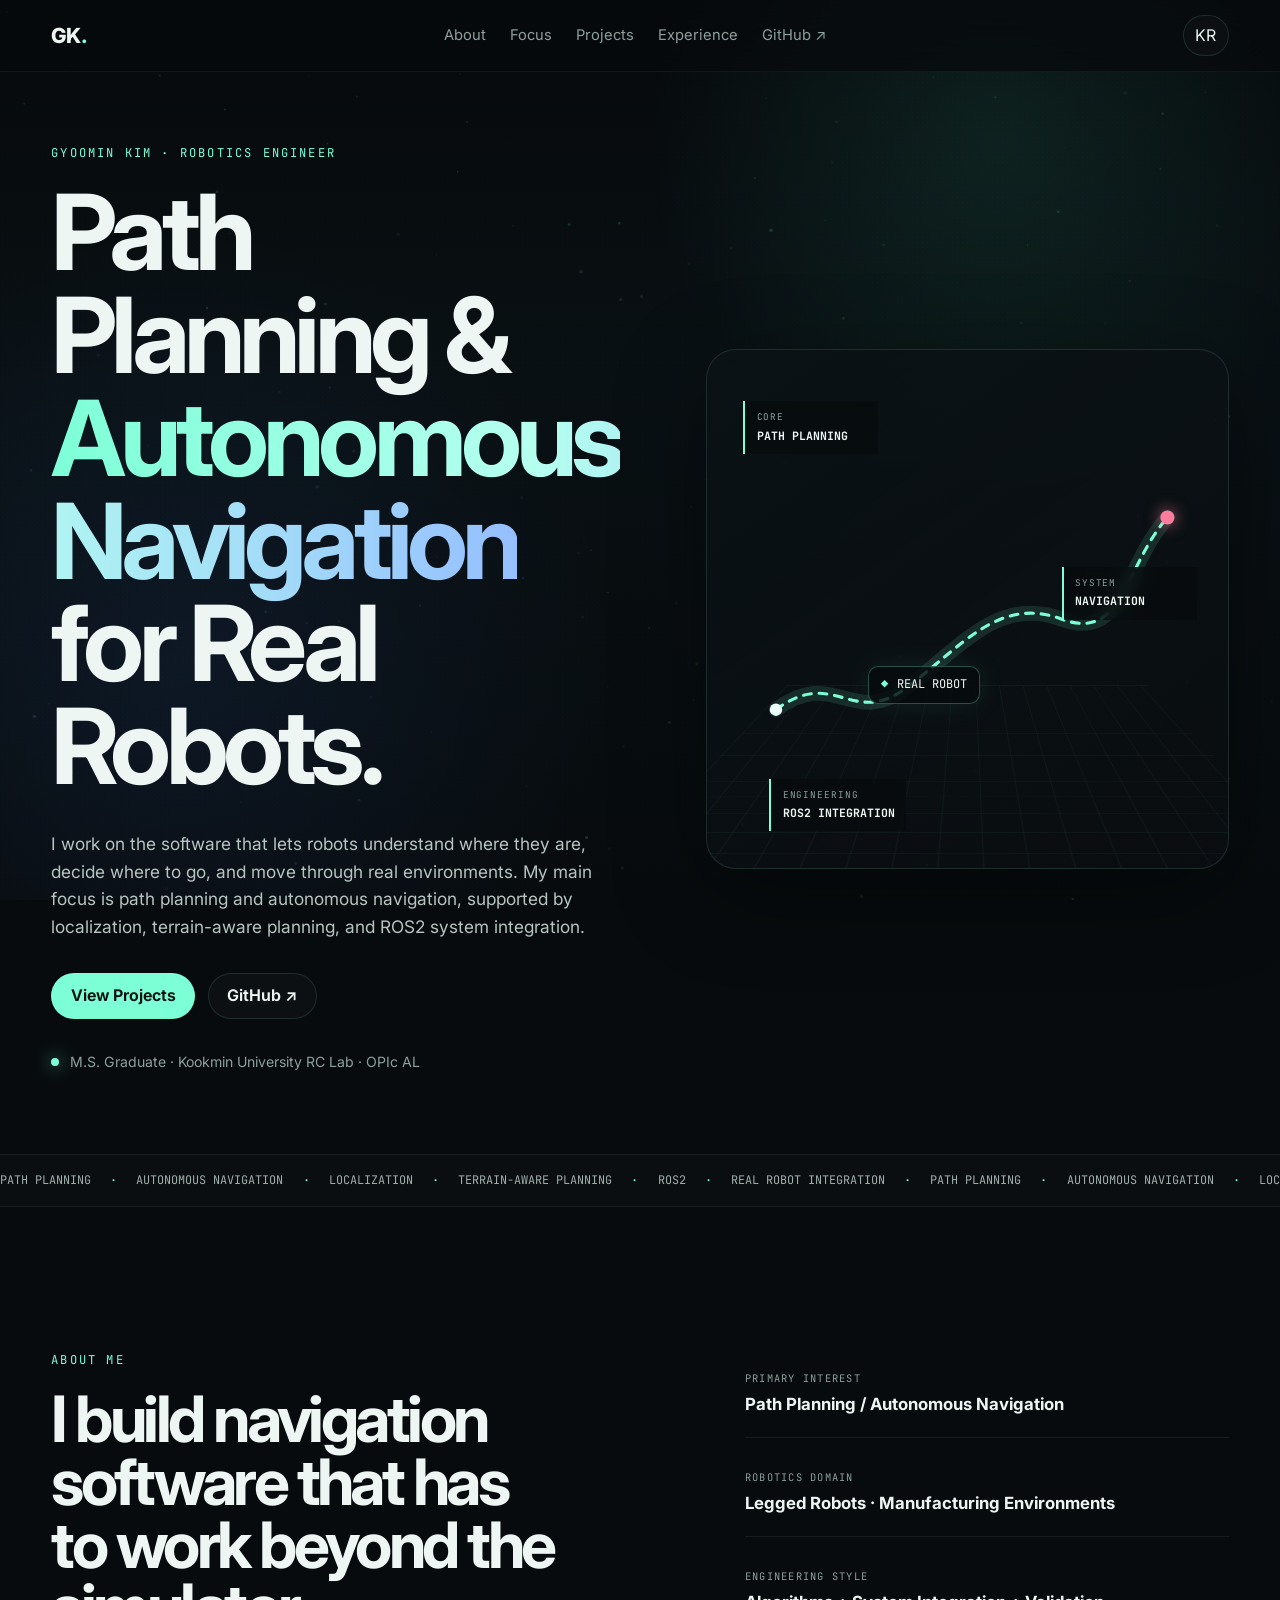
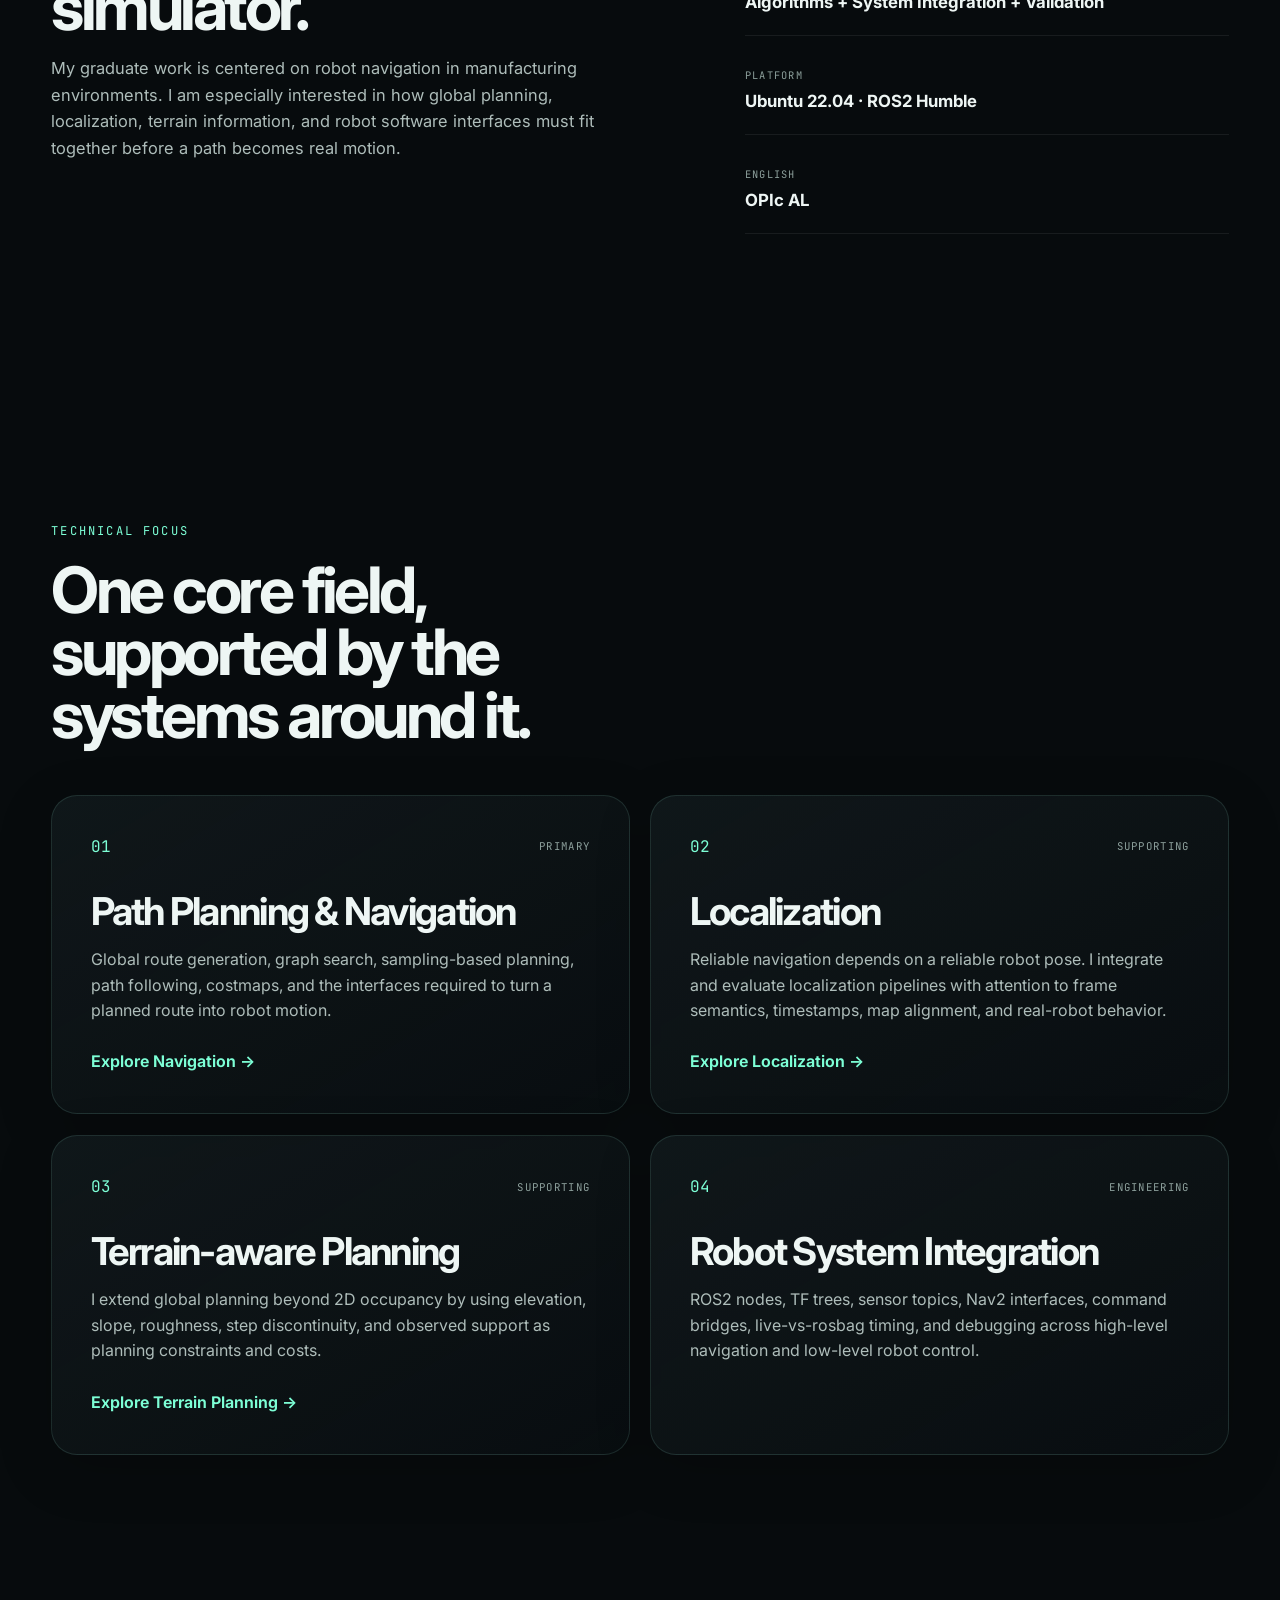
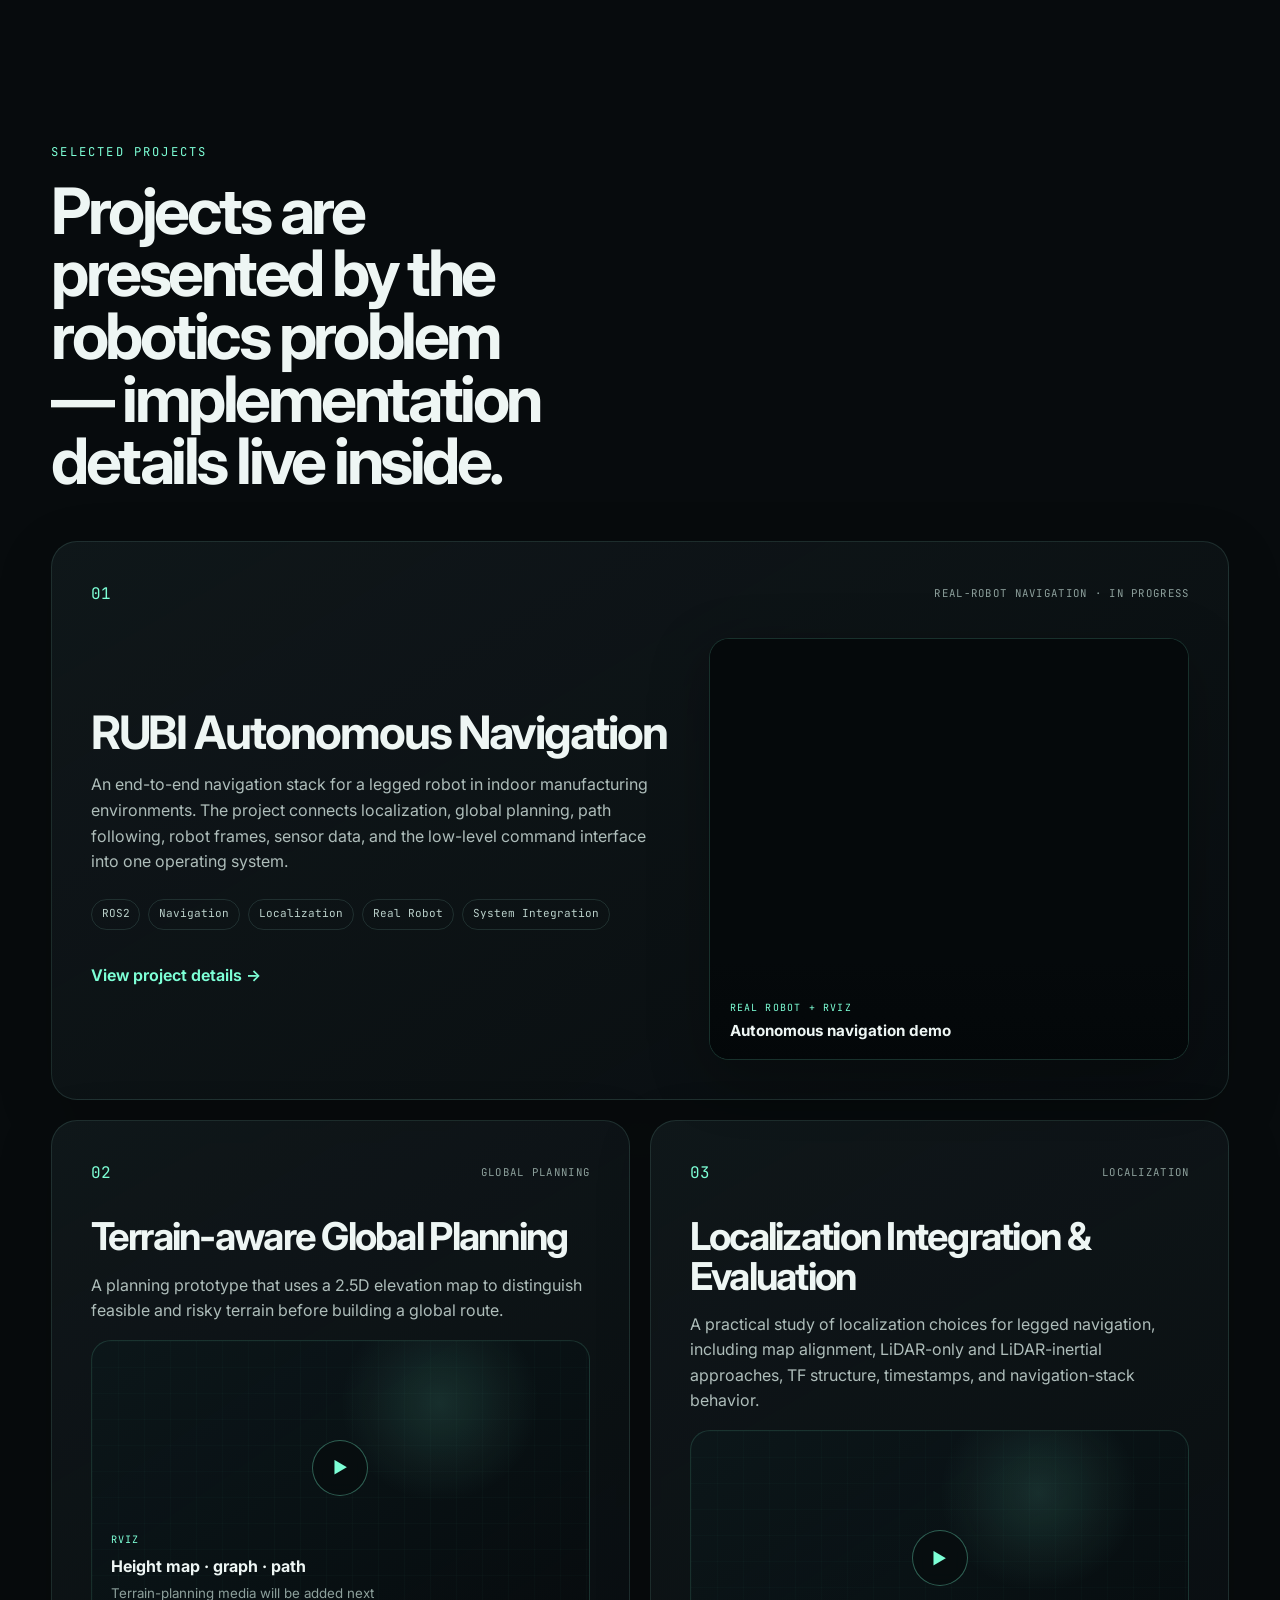
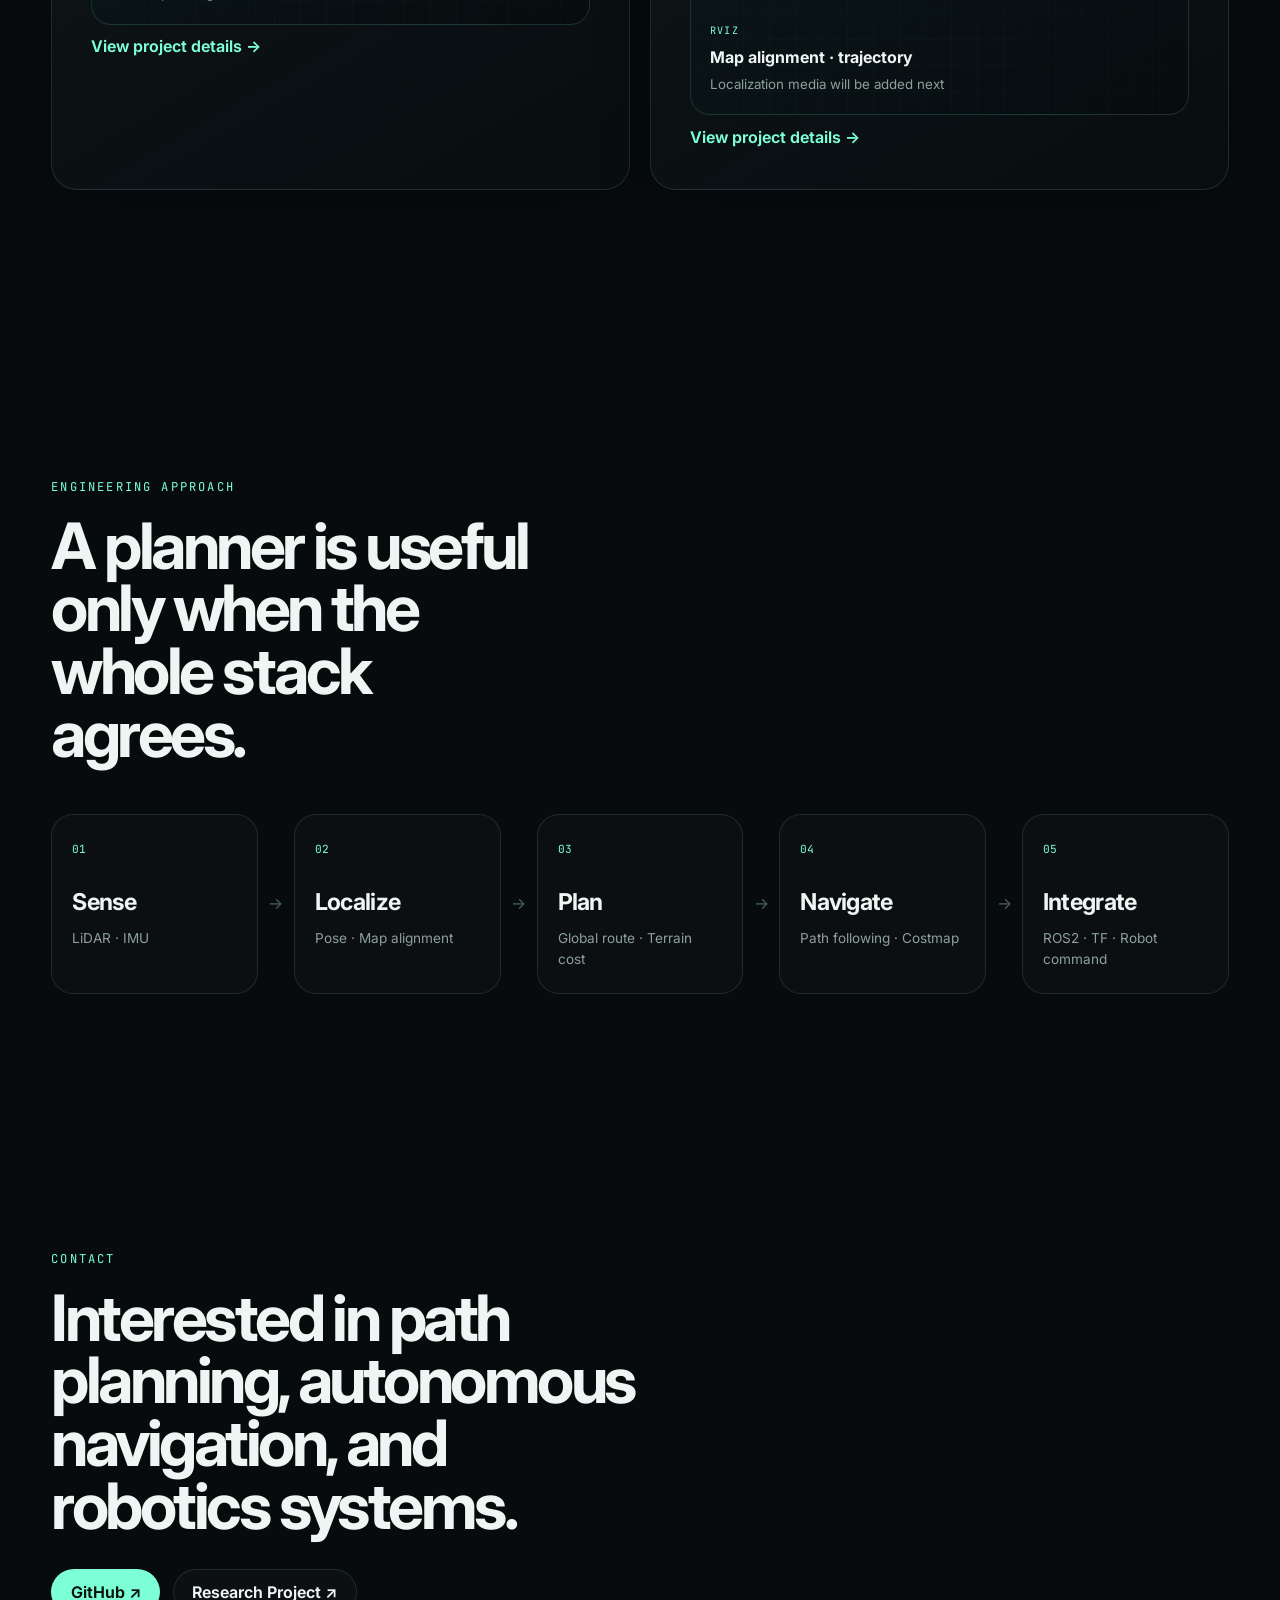
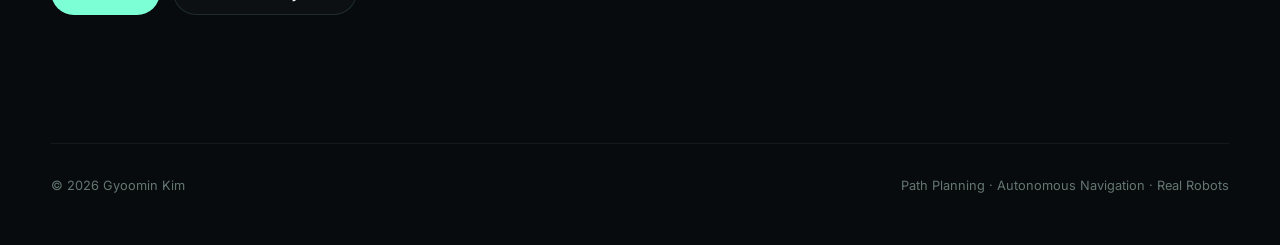
<file: index.html>
<!doctype html>
<html lang="en">
<head>
  <meta charset="utf-8" />
  <meta name="viewport" content="width=device-width, initial-scale=1" />
  <meta name="description" content="Gyoomin Kim — Robotics Engineer focused on Path Planning and Autonomous Navigation for Real Robots." />
  <meta name="theme-color" content="#070b0d" />
  <title>Gyoomin Kim · Robotics Portfolio</title>
  <link rel="preconnect" href="https://fonts.googleapis.com">
  <link rel="preconnect" href="https://fonts.gstatic.com" crossorigin>
  <link href="https://fonts.googleapis.com/css2?family=Inter:wght@400;500;600;700;800&family=JetBrains+Mono:wght@400;500;600&display=swap" rel="stylesheet">
  <link rel="stylesheet" href="styles.css" />
  <link rel="stylesheet" href="v2.css" />
</head>
<body>
  <canvas id="pointcloud" aria-hidden="true"></canvas>
  <div class="noise" aria-hidden="true"></div>

  <header class="site-header">
    <a class="brand" href="#top" aria-label="Home">GK<span class="brand-dot">.</span></a>
    <nav class="nav" aria-label="Primary navigation">
      <a href="#about">About</a>
      <a href="#focus">Focus</a>
      <a href="#projects">Projects</a>
      <a href="#experience">Experience</a>
      <a href="https://github.com/Kimgyoomin" target="_blank" rel="noreferrer">GitHub ↗</a>
    </nav>
    <button id="langToggle" class="lang-toggle" type="button" aria-label="Toggle language">KR</button>
  </header>

  <main id="top">
    <section class="hero section-shell">
      <div class="hero-copy reveal">
        <p class="eyebrow" data-en="GYOOMIN KIM · ROBOTICS ENGINEER" data-ko="김규민 · ROBOTICS ENGINEER">GYOOMIN KIM · ROBOTICS ENGINEER</p>
        <h1>
          <span data-en="Path Planning &" data-ko="Path Planning &">Path Planning &</span><br />
          <span class="accent-text" data-en="Autonomous Navigation" data-ko="Autonomous Navigation">Autonomous Navigation</span><br />
          <span data-en="for Real Robots." data-ko="for Real Robots.">for Real Robots.</span>
        </h1>
        <p class="hero-lead" data-en="I work on the software that lets robots understand where they are, decide where to go, and move through real environments. My main focus is path planning and autonomous navigation, supported by localization, terrain-aware planning, and ROS2 system integration." data-ko="로봇이 자신의 위치를 이해하고, 어디로 갈지 판단하며, 실제 환경을 이동하게 만드는 소프트웨어를 연구합니다. 주요 관심 분야는 Path Planning과 Autonomous Navigation이며, Localization, Terrain-aware Planning, ROS2 System Integration을 함께 다룹니다.">I work on the software that lets robots understand where they are, decide where to go, and move through real environments. My main focus is path planning and autonomous navigation, supported by localization, terrain-aware planning, and ROS2 system integration.</p>
        <div class="hero-actions">
          <a class="btn btn-primary" href="#projects" data-en="View Projects" data-ko="프로젝트 보기">View Projects</a>
          <a class="btn btn-ghost" href="https://github.com/Kimgyoomin" target="_blank" rel="noreferrer">GitHub ↗</a>
        </div>
        <div class="status-line">
          <span class="status-dot"></span>
          <span data-en="M.S. Graduate · Kookmin University RC Lab · OPIc AL" data-ko="석사 졸업 · 국민대학교 RC Lab · OPIc AL">M.S. Graduate · Kookmin University RC Lab · OPIc AL</span>
        </div>
      </div>

      <div class="hero-viz reveal delay-1" aria-label="Robotics portfolio visualization">
        <div class="viz-grid"></div>
        <svg class="route-svg" viewBox="0 0 600 430" role="img" aria-label="Robot navigation path">
          <path class="route-shadow" d="M55 338 C130 282, 152 362, 222 310 S340 192, 420 222 S500 156, 556 92" />
          <path class="route" d="M55 338 C130 282, 152 362, 222 310 S340 192, 420 222 S500 156, 556 92" />
          <circle class="route-start" cx="55" cy="338" r="8" />
          <circle class="route-goal" cx="556" cy="92" r="9" />
        </svg>
        <div class="robot-chip"><span class="robot-icon">◆</span><span>REAL ROBOT</span></div>
        <div class="telemetry telemetry-a"><span>CORE</span><strong>PATH PLANNING</strong></div>
        <div class="telemetry telemetry-b"><span>SYSTEM</span><strong>NAVIGATION</strong></div>
        <div class="telemetry telemetry-c"><span>ENGINEERING</span><strong>ROS2 INTEGRATION</strong></div>
      </div>
    </section>

    <section class="stack-strip" aria-label="Core engineering areas">
      <div class="marquee"><div class="marquee-track">
        <span>PATH PLANNING</span><i>·</i><span>AUTONOMOUS NAVIGATION</span><i>·</i><span>LOCALIZATION</span><i>·</i><span>TERRAIN-AWARE PLANNING</span><i>·</i><span>ROS2</span><i>·</i><span>REAL ROBOT INTEGRATION</span><i>·</i>
        <span>PATH PLANNING</span><i>·</i><span>AUTONOMOUS NAVIGATION</span><i>·</i><span>LOCALIZATION</span><i>·</i><span>TERRAIN-AWARE PLANNING</span><i>·</i><span>ROS2</span><i>·</i><span>REAL ROBOT INTEGRATION</span><i>·</i>
      </div></div>
    </section>

    <section id="about" class="section-shell about-section">
      <div class="about-copy reveal">
        <p class="eyebrow" data-en="ABOUT ME" data-ko="ABOUT ME">ABOUT ME</p>
        <h2 data-en="I build navigation software that has to work beyond the simulator." data-ko="시뮬레이터를 넘어 실제 로봇에서 동작하는 Navigation Software를 만듭니다.">I build navigation software that has to work beyond the simulator.</h2>
        <p data-en="My graduate work is centered on robot navigation in manufacturing environments. I am especially interested in how global planning, localization, terrain information, and robot software interfaces must fit together before a path becomes real motion." data-ko="대학원에서는 제조 환경의 로봇 Navigation을 중심으로 연구했습니다. 특히 Global Planning, Localization, Terrain Information, Robot Software Interface가 어떻게 연결되어야 실제 경로가 로봇의 움직임으로 이어지는지에 관심이 있습니다.">My graduate work is centered on robot navigation in manufacturing environments. I am especially interested in how global planning, localization, terrain information, and robot software interfaces must fit together before a path becomes real motion.</p>
      </div>
      <div class="about-facts reveal delay-1">
        <div><span>PRIMARY INTEREST</span><strong>Path Planning / Autonomous Navigation</strong></div>
        <div><span>ROBOTICS DOMAIN</span><strong>Legged Robots · Manufacturing Environments</strong></div>
        <div><span>ENGINEERING STYLE</span><strong>Algorithms + System Integration + Validation</strong></div>
        <div><span>PLATFORM</span><strong>Ubuntu 22.04 · ROS2 Humble</strong></div>
        <div><span>ENGLISH</span><strong>OPIc AL</strong></div>
      </div>
    </section>

    <section id="focus" class="section-shell work-section">
      <div class="section-heading reveal">
        <p class="eyebrow" data-en="TECHNICAL FOCUS" data-ko="TECHNICAL FOCUS">TECHNICAL FOCUS</p>
        <h2 data-en="One core field, supported by the systems around it." data-ko="하나의 핵심 분야와, 그것을 실제로 동작하게 만드는 주변 시스템.">One core field, supported by the systems around it.</h2>
      </div>
      <div class="project-pair">
        <article class="project-card reveal"><div class="project-meta"><span class="project-index">01</span><span class="project-state">PRIMARY</span></div><h3>Path Planning & Navigation</h3><p>Global route generation, graph search, sampling-based planning, path following, costmaps, and the interfaces required to turn a planned route into robot motion.</p><a class="text-link" href="navigation.html">Explore Navigation →</a></article>
        <article class="project-card reveal delay-1"><div class="project-meta"><span class="project-index">02</span><span class="project-state">SUPPORTING</span></div><h3>Localization</h3><p>Reliable navigation depends on a reliable robot pose. I integrate and evaluate localization pipelines with attention to frame semantics, timestamps, map alignment, and real-robot behavior.</p><a class="text-link" href="localization.html">Explore Localization →</a></article>
        <article class="project-card reveal"><div class="project-meta"><span class="project-index">03</span><span class="project-state">SUPPORTING</span></div><h3>Terrain-aware Planning</h3><p>I extend global planning beyond 2D occupancy by using elevation, slope, roughness, step discontinuity, and observed support as planning constraints and costs.</p><a class="text-link" href="terrain-planning.html">Explore Terrain Planning →</a></article>
        <article class="project-card reveal delay-1"><div class="project-meta"><span class="project-index">04</span><span class="project-state">ENGINEERING</span></div><h3>Robot System Integration</h3><p>ROS2 nodes, TF trees, sensor topics, Nav2 interfaces, command bridges, live-vs-rosbag timing, and debugging across high-level navigation and low-level robot control.</p></article>
      </div>
    </section>

    <section id="projects" class="section-shell work-section">
      <div class="section-heading reveal">
        <p class="eyebrow" data-en="SELECTED PROJECTS" data-ko="SELECTED PROJECTS">SELECTED PROJECTS</p>
        <h2 data-en="Projects are presented by the robotics problem — implementation details live inside." data-ko="프로젝트는 해결한 로봇 문제로 보여주고, 알고리즘은 세부 페이지에서 설명합니다.">Projects are presented by the robotics problem — implementation details live inside.</h2>
      </div>

      <article class="project-card project-featured reveal">
        <div class="project-meta"><span class="project-index">01</span><span class="project-state">REAL-ROBOT NAVIGATION · IN PROGRESS</span></div>
        <div class="project-grid">
          <div>
            <h3>RUBI Autonomous Navigation</h3>
            <p data-en="An end-to-end navigation stack for a legged robot in indoor manufacturing environments. The project connects localization, global planning, path following, robot frames, sensor data, and the low-level command interface into one operating system." data-ko="실내 제조 환경에서 Legged Robot을 이동시키기 위한 End-to-end Navigation Stack입니다. Localization, Global Planning, Path Following, Robot Frame, Sensor Data, Low-level Command Interface를 하나의 시스템으로 연결합니다.">An end-to-end navigation stack for a legged robot in indoor manufacturing environments. The project connects localization, global planning, path following, robot frames, sensor data, and the low-level command interface into one operating system.</p>
            <div class="tag-row"><span>ROS2</span><span>Navigation</span><span>Localization</span><span>Real Robot</span><span>System Integration</span></div>
            <a class="text-link" href="navigation.html" data-en="View project details →" data-ko="프로젝트 자세히 보기 →">View project details →</a>
          </div>
          <div class="video-frame hero-video">
            <video autoplay muted loop playsinline preload="metadata" aria-label="RUBI autonomous navigation with RViz">
              <source src="assets/media/navigation_hero_web.mp4" type="video/mp4" />
              Your browser does not support HTML5 video.
            </video>
            <div class="video-caption"><span>REAL ROBOT + RVIZ</span><strong>Autonomous navigation demo</strong></div>
          </div>
        </div>
      </article>

      <div class="project-pair">
        <article class="project-card reveal">
          <div class="project-meta"><span class="project-index">02</span><span class="project-state">GLOBAL PLANNING</span></div>
          <h3>Terrain-aware Global Planning</h3>
          <p>A planning prototype that uses a 2.5D elevation map to distinguish feasible and risky terrain before building a global route.</p>
          <div class="media-slot"><span>RVIZ</span><strong>Height map · graph · path</strong><small>Terrain-planning media will be added next</small></div>
          <a class="text-link" href="terrain-planning.html">View project details →</a>
        </article>
        <article class="project-card reveal delay-1">
          <div class="project-meta"><span class="project-index">03</span><span class="project-state">LOCALIZATION</span></div>
          <h3>Localization Integration & Evaluation</h3>
          <p>A practical study of localization choices for legged navigation, including map alignment, LiDAR-only and LiDAR-inertial approaches, TF structure, timestamps, and navigation-stack behavior.</p>
          <div class="media-slot"><span>RVIZ</span><strong>Map alignment · trajectory</strong><small>Localization media will be added next</small></div>
          <a class="text-link" href="localization.html">View project details →</a>
        </article>
      </div>
    </section>

    <section id="experience" class="section-shell system-section">
      <div class="section-heading reveal"><p class="eyebrow">ENGINEERING APPROACH</p><h2>A planner is useful only when the whole stack agrees.</h2></div>
      <div class="pipeline reveal">
        <div class="pipeline-step"><span>01</span><strong>Sense</strong><p>LiDAR · IMU</p></div><div class="pipeline-arrow">→</div>
        <div class="pipeline-step"><span>02</span><strong>Localize</strong><p>Pose · Map alignment</p></div><div class="pipeline-arrow">→</div>
        <div class="pipeline-step"><span>03</span><strong>Plan</strong><p>Global route · Terrain cost</p></div><div class="pipeline-arrow">→</div>
        <div class="pipeline-step"><span>04</span><strong>Navigate</strong><p>Path following · Costmap</p></div><div class="pipeline-arrow">→</div>
        <div class="pipeline-step"><span>05</span><strong>Integrate</strong><p>ROS2 · TF · Robot command</p></div>
      </div>
    </section>

    <section class="contact-section section-shell reveal"><p class="eyebrow">CONTACT</p><h2>Interested in path planning, autonomous navigation, and robotics systems.</h2><div class="hero-actions"><a class="btn btn-primary" href="https://github.com/Kimgyoomin" target="_blank" rel="noreferrer">GitHub ↗</a><a class="btn btn-ghost" href="https://github.com/Kimgyoomin/navigation_real/tree/rubi_simulation" target="_blank" rel="noreferrer">Research Project ↗</a></div></section>
  </main>

  <footer><span>© 2026 Gyoomin Kim</span><span>Path Planning · Autonomous Navigation · Real Robots</span></footer>
  <script src="script.js"></script>
</body>
</html>
</file>
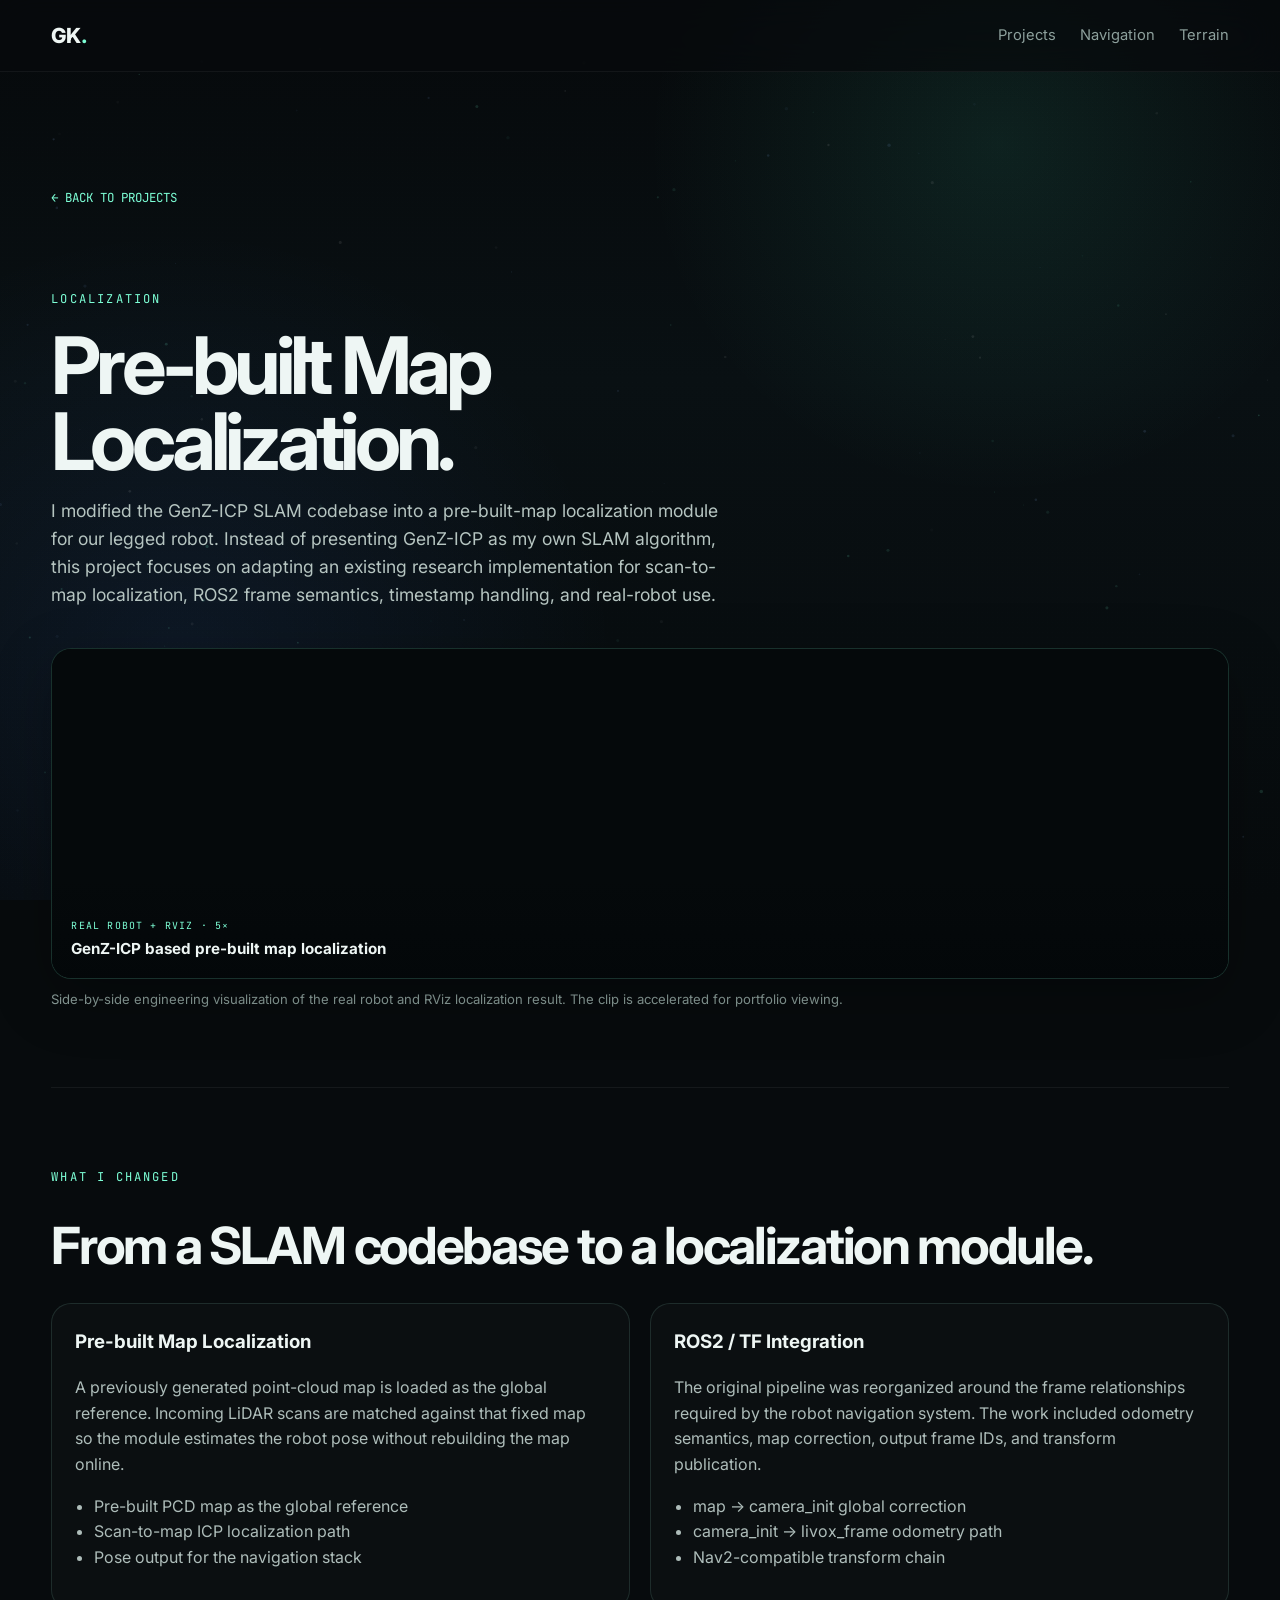
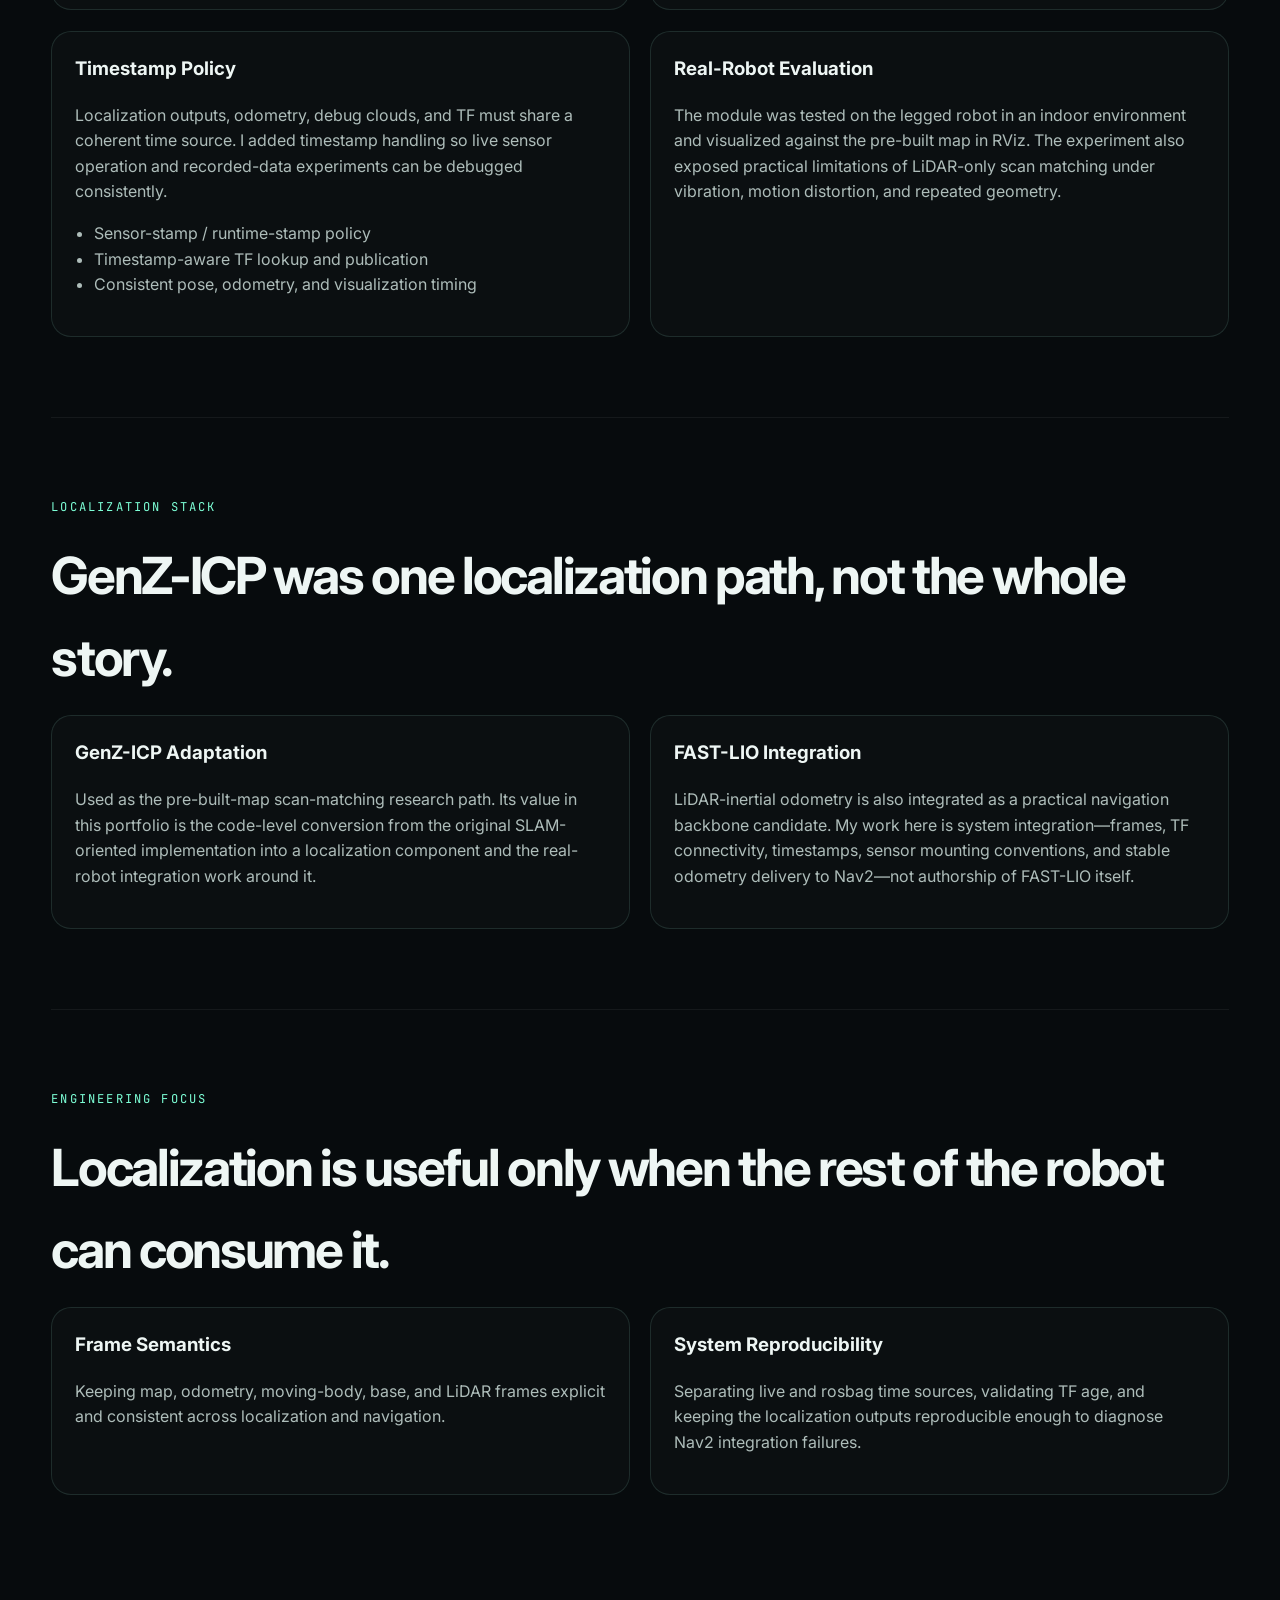
<file: localization.html>
<!doctype html><html lang="en"><head><meta charset="utf-8"><meta name="viewport" content="width=device-width,initial-scale=1"><title>Localization · Gyoomin Kim</title><link rel="preconnect" href="https://fonts.googleapis.com"><link rel="preconnect" href="https://fonts.gstatic.com" crossorigin><link href="https://fonts.googleapis.com/css2?family=Inter:wght@400;500;600;700;800&family=JetBrains+Mono:wght@400;500;600&display=swap" rel="stylesheet"><link rel="stylesheet" href="styles.css"><link rel="stylesheet" href="v2.css"></head><body><canvas id="pointcloud" aria-hidden="true"></canvas><div class="noise" aria-hidden="true"></div><header class="site-header"><a class="brand" href="index.html">GK<span class="brand-dot">.</span></a><nav class="nav"><a href="index.html#projects">Projects</a><a href="navigation.html">Navigation</a><a href="terrain-planning.html">Terrain</a></nav></header><main class="section-shell case-page"><a class="back-link" href="index.html#projects">← BACK TO PROJECTS</a><section class="case-hero case-hero-stacked localization-hero"><div class="case-intro"><p class="eyebrow">LOCALIZATION</p><h1>Pre-built Map Localization.</h1><p class="case-lead">I modified the GenZ-ICP SLAM codebase into a pre-built-map localization module for our legged robot. Instead of presenting GenZ-ICP as my own SLAM algorithm, this project focuses on adapting an existing research implementation for scan-to-map localization, ROS2 frame semantics, timestamp handling, and real-robot use.</p></div><div class="localization-video-block"><div class="video-frame localization-video"><video autoplay muted loop playsinline preload="metadata" aria-label="Real robot and RViz visualization of GenZ-ICP based pre-built map localization"><source src="assets/media/genz_localization_web.mp4" type="video/mp4">Your browser does not support HTML5 video.</video><div class="video-caption"><span>REAL ROBOT + RVIZ · 5×</span><strong>GenZ-ICP based pre-built map localization</strong></div></div><p class="video-note">Side-by-side engineering visualization of the real robot and RViz localization result. The clip is accelerated for portfolio viewing.</p></div></section><section class="case-section"><p class="eyebrow">WHAT I CHANGED</p><h2>From a SLAM codebase to a localization module.</h2><div class="case-grid"><div class="case-block"><h3>Pre-built Map Localization</h3><p>A previously generated point-cloud map is loaded as the global reference. Incoming LiDAR scans are matched against that fixed map so the module estimates the robot pose without rebuilding the map online.</p><ul><li>Pre-built PCD map as the global reference</li><li>Scan-to-map ICP localization path</li><li>Pose output for the navigation stack</li></ul></div><div class="case-block"><h3>ROS2 / TF Integration</h3><p>The original pipeline was reorganized around the frame relationships required by the robot navigation system. The work included odometry semantics, map correction, output frame IDs, and transform publication.</p><ul><li>map → camera_init global correction</li><li>camera_init → livox_frame odometry path</li><li>Nav2-compatible transform chain</li></ul></div><div class="case-block"><h3>Timestamp Policy</h3><p>Localization outputs, odometry, debug clouds, and TF must share a coherent time source. I added timestamp handling so live sensor operation and recorded-data experiments can be debugged consistently.</p><ul><li>Sensor-stamp / runtime-stamp policy</li><li>Timestamp-aware TF lookup and publication</li><li>Consistent pose, odometry, and visualization timing</li></ul></div><div class="case-block"><h3>Real-Robot Evaluation</h3><p>The module was tested on the legged robot in an indoor environment and visualized against the pre-built map in RViz. The experiment also exposed practical limitations of LiDAR-only scan matching under vibration, motion distortion, and repeated geometry.</p></div></div></section><section class="case-section"><p class="eyebrow">LOCALIZATION STACK</p><h2>GenZ-ICP was one localization path, not the whole story.</h2><div class="case-grid"><div class="case-block"><h3>GenZ-ICP Adaptation</h3><p>Used as the pre-built-map scan-matching research path. Its value in this portfolio is the code-level conversion from the original SLAM-oriented implementation into a localization component and the real-robot integration work around it.</p></div><div class="case-block"><h3>FAST-LIO Integration</h3><p>LiDAR-inertial odometry is also integrated as a practical navigation backbone candidate. My work here is system integration—frames, TF connectivity, timestamps, sensor mounting conventions, and stable odometry delivery to Nav2—not authorship of FAST-LIO itself.</p></div></div></section><section class="case-section"><p class="eyebrow">ENGINEERING FOCUS</p><h2>Localization is useful only when the rest of the robot can consume it.</h2><div class="case-grid"><div class="case-block"><h3>Frame Semantics</h3><p>Keeping map, odometry, moving-body, base, and LiDAR frames explicit and consistent across localization and navigation.</p></div><div class="case-block"><h3>System Reproducibility</h3><p>Separating live and rosbag time sources, validating TF age, and keeping the localization outputs reproducible enough to diagnose Nav2 integration failures.</p></div></div></section></main><script src="script.js"></script></body></html>
</file>
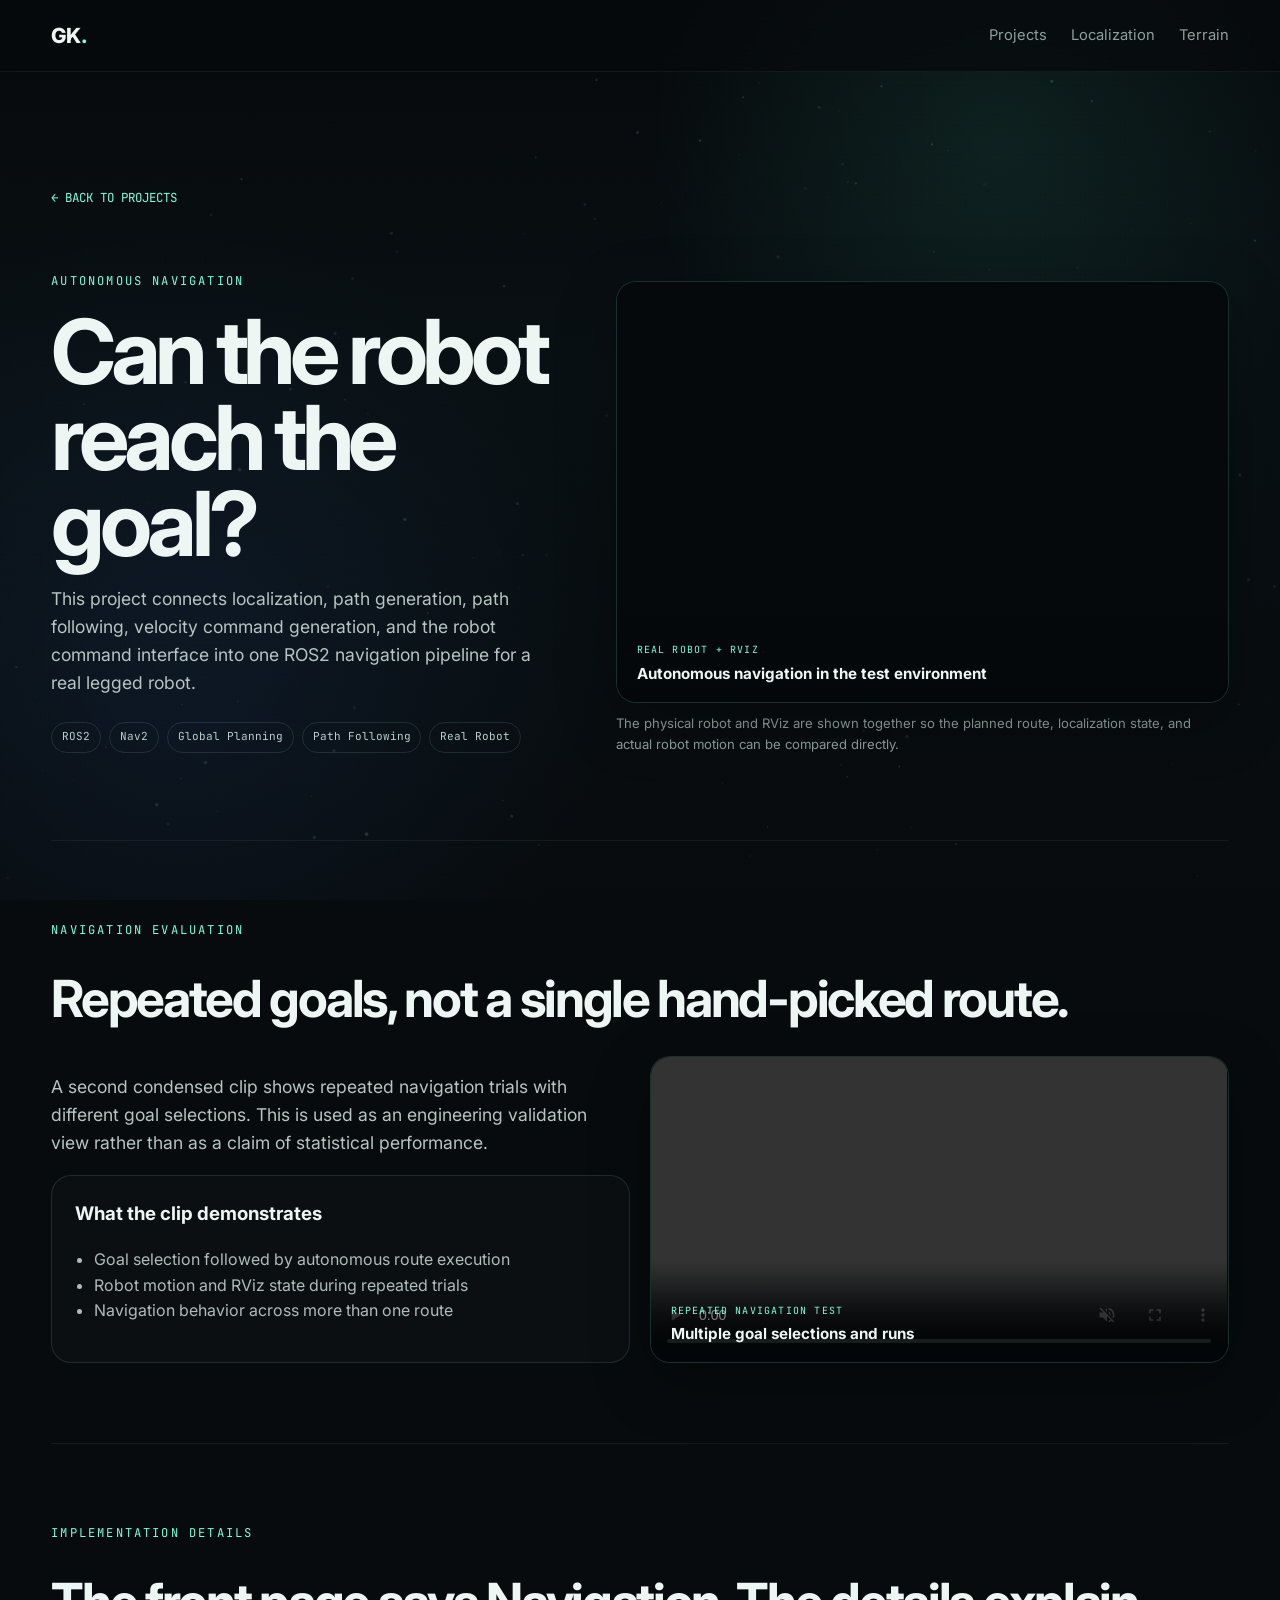
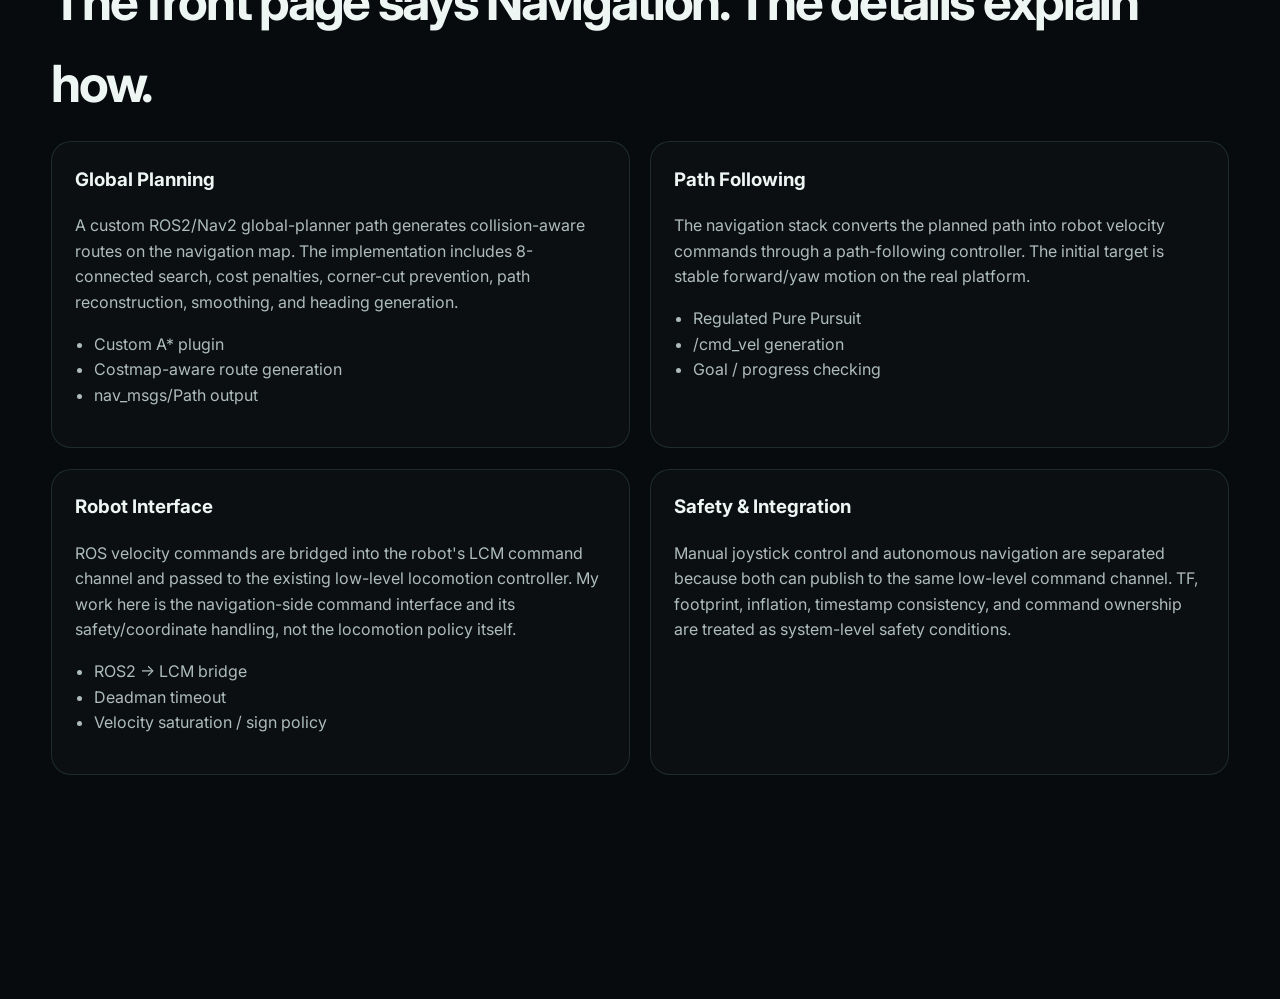
<file: navigation.html>
<!doctype html>
<html lang="en">
<head>
  <meta charset="utf-8" />
  <meta name="viewport" content="width=device-width, initial-scale=1" />
  <meta name="description" content="Gyoomin Kim — autonomous navigation project for a real legged robot." />
  <title>Navigation · Gyoomin Kim</title>
  <link rel="preconnect" href="https://fonts.googleapis.com">
  <link rel="preconnect" href="https://fonts.gstatic.com" crossorigin>
  <link href="https://fonts.googleapis.com/css2?family=Inter:wght@400;500;600;700;800&family=JetBrains+Mono:wght@400;500;600&display=swap" rel="stylesheet">
  <link rel="stylesheet" href="styles.css" />
  <link rel="stylesheet" href="v2.css" />
</head>
<body>
  <canvas id="pointcloud" aria-hidden="true"></canvas><div class="noise" aria-hidden="true"></div>
  <header class="site-header">
    <a class="brand" href="index.html">GK<span class="brand-dot">.</span></a>
    <nav class="nav"><a href="index.html#projects">Projects</a><a href="localization.html">Localization</a><a href="terrain-planning.html">Terrain</a></nav>
  </header>
  <main class="section-shell case-page">
    <a class="back-link" href="index.html#projects">← BACK TO PROJECTS</a>

    <section class="case-hero">
      <div>
        <p class="eyebrow">AUTONOMOUS NAVIGATION</p>
        <h1>Can the robot reach the goal?</h1>
        <p class="case-lead">This project connects localization, path generation, path following, velocity command generation, and the robot command interface into one ROS2 navigation pipeline for a real legged robot.</p>
        <div class="tag-row"><span>ROS2</span><span>Nav2</span><span>Global Planning</span><span>Path Following</span><span>Real Robot</span></div>
      </div>
      <div>
        <div class="video-frame hero-video">
          <video autoplay muted loop playsinline preload="metadata" aria-label="RUBI autonomous navigation with synchronized RViz visualization">
            <source src="assets/media/navigation_hero_web.mp4" type="video/mp4" />
            Your browser does not support HTML5 video.
          </video>
          <div class="video-caption"><span>REAL ROBOT + RVIZ</span><strong>Autonomous navigation in the test environment</strong></div>
        </div>
        <p class="video-note">The physical robot and RViz are shown together so the planned route, localization state, and actual robot motion can be compared directly.</p>
      </div>
    </section>

    <section class="case-section">
      <p class="eyebrow">NAVIGATION EVALUATION</p>
      <h2>Repeated goals, not a single hand-picked route.</h2>
      <div class="case-grid">
        <div>
          <p class="case-lead">A second condensed clip shows repeated navigation trials with different goal selections. This is used as an engineering validation view rather than as a claim of statistical performance.</p>
          <div class="case-block">
            <h3>What the clip demonstrates</h3>
            <ul>
              <li>Goal selection followed by autonomous route execution</li>
              <li>Robot motion and RViz state during repeated trials</li>
              <li>Navigation behavior across more than one route</li>
            </ul>
          </div>
        </div>
        <div class="video-frame compact">
          <video controls muted playsinline preload="metadata" aria-label="Repeated random-goal navigation evaluation">
            <source src="assets/media/navigation_random_eval_web.mp4" type="video/mp4" />
            Your browser does not support HTML5 video.
          </video>
          <div class="video-caption"><span>REPEATED NAVIGATION TEST</span><strong>Multiple goal selections and runs</strong></div>
        </div>
      </div>
    </section>

    <section class="case-section">
      <p class="eyebrow">IMPLEMENTATION DETAILS</p>
      <h2>The front page says Navigation. The details explain how.</h2>
      <div class="case-grid">
        <div class="case-block">
          <h3>Global Planning</h3>
          <p>A custom ROS2/Nav2 global-planner path generates collision-aware routes on the navigation map. The implementation includes 8-connected search, cost penalties, corner-cut prevention, path reconstruction, smoothing, and heading generation.</p>
          <ul><li>Custom A* plugin</li><li>Costmap-aware route generation</li><li>nav_msgs/Path output</li></ul>
        </div>
        <div class="case-block">
          <h3>Path Following</h3>
          <p>The navigation stack converts the planned path into robot velocity commands through a path-following controller. The initial target is stable forward/yaw motion on the real platform.</p>
          <ul><li>Regulated Pure Pursuit</li><li>/cmd_vel generation</li><li>Goal / progress checking</li></ul>
        </div>
        <div class="case-block">
          <h3>Robot Interface</h3>
          <p>ROS velocity commands are bridged into the robot's LCM command channel and passed to the existing low-level locomotion controller. My work here is the navigation-side command interface and its safety/coordinate handling, not the locomotion policy itself.</p>
          <ul><li>ROS2 → LCM bridge</li><li>Deadman timeout</li><li>Velocity saturation / sign policy</li></ul>
        </div>
        <div class="case-block">
          <h3>Safety & Integration</h3>
          <p>Manual joystick control and autonomous navigation are separated because both can publish to the same low-level command channel. TF, footprint, inflation, timestamp consistency, and command ownership are treated as system-level safety conditions.</p>
        </div>
      </div>
    </section>
  </main>
  <script src="script.js"></script>
</body>
</html>
</file>
<file: styles.css>
:root {
  --bg: #070b0d;
  --panel: rgba(14, 21, 24, 0.82);
  --panel-2: rgba(19, 28, 32, 0.92);
  --text: #eef6f4;
  --muted: #8da09c;
  --line: rgba(160, 255, 225, 0.12);
  --accent: #7dffd6;
  --accent-2: #95bfff;
  --danger: #ff7d9c;
  --shadow: 0 24px 90px rgba(0, 0, 0, 0.35);
}

* { box-sizing: border-box; }
html { scroll-behavior: smooth; }
body {
  margin: 0;
  color: var(--text);
  background: var(--bg);
  font-family: Inter, system-ui, -apple-system, BlinkMacSystemFont, "Segoe UI", sans-serif;
  line-height: 1.6;
  overflow-x: hidden;
}

a { color: inherit; text-decoration: none; }
button { font: inherit; }

#pointcloud {
  position: fixed;
  inset: 0;
  width: 100%;
  height: 100%;
  opacity: .32;
  z-index: -3;
}

.noise {
  pointer-events: none;
  position: fixed;
  inset: 0;
  z-index: -2;
  opacity: .06;
  background-image: radial-gradient(rgba(255,255,255,.9) .45px, transparent .45px);
  background-size: 5px 5px;
  mix-blend-mode: soft-light;
}

body::before {
  content: "";
  position: fixed;
  inset: 0;
  z-index: -4;
  background:
    radial-gradient(circle at 78% 16%, rgba(72, 226, 183, .10), transparent 28%),
    radial-gradient(circle at 14% 74%, rgba(68, 132, 255, .09), transparent 34%),
    linear-gradient(180deg, #06090b 0%, #091013 42%, #070b0d 100%);
}

.site-header {
  position: sticky;
  top: 0;
  z-index: 20;
  min-height: 72px;
  display: flex;
  align-items: center;
  justify-content: space-between;
  padding: 0 4vw;
  border-bottom: 1px solid rgba(255,255,255,.05);
  background: rgba(7, 11, 13, .72);
  backdrop-filter: blur(18px);
}

.brand {
  font-weight: 800;
  letter-spacing: -.04em;
  font-size: 1.3rem;
}
.brand-dot { color: var(--accent); }

.nav { display: flex; gap: 1.5rem; color: var(--muted); font-size: .92rem; }
.nav a:hover { color: var(--text); }

.lang-toggle {
  color: var(--text);
  border: 1px solid var(--line);
  border-radius: 999px;
  background: rgba(255,255,255,.02);
  padding: .42rem .72rem;
  cursor: pointer;
}
.lang-toggle:hover { border-color: rgba(125,255,214,.38); }

.section-shell {
  width: min(1180px, 92vw);
  margin: 0 auto;
}

.hero {
  min-height: calc(100vh - 72px);
  display: grid;
  grid-template-columns: 1.05fr .95fr;
  align-items: center;
  gap: clamp(2rem, 6vw, 6rem);
  padding: 8vh 0 9vh;
}

.eyebrow {
  margin: 0 0 1.1rem;
  font-family: "JetBrains Mono", monospace;
  font-size: .76rem;
  letter-spacing: .18em;
  color: var(--accent);
}

.hero h1,
.section-heading h2,
.about-copy h2,
.contact-section h2 {
  margin: 0;
  letter-spacing: -.055em;
  line-height: .98;
}

.hero h1 {
  font-size: clamp(3.9rem, 8.2vw, 8.4rem);
  max-width: 9ch;
}
.accent-text {
  color: transparent;
  background: linear-gradient(90deg, var(--accent), #b5fff0 46%, var(--accent-2));
  background-clip: text;
  -webkit-background-clip: text;
}

.hero-lead {
  margin: 2rem 0 0;
  max-width: 660px;
  font-size: clamp(1rem, 1.35vw, 1.2rem);
  color: #b6c5c1;
}

.hero-actions { display: flex; gap: .8rem; flex-wrap: wrap; margin-top: 2rem; }
.btn {
  display: inline-flex;
  align-items: center;
  justify-content: center;
  min-height: 46px;
  border-radius: 999px;
  padding: 0 1.15rem;
  font-weight: 650;
  border: 1px solid transparent;
  transition: transform .2s ease, border-color .2s ease, background .2s ease;
}
.btn:hover { transform: translateY(-2px); }
.btn-primary { background: var(--accent); color: #07100d; }
.btn-ghost { border-color: var(--line); background: rgba(255,255,255,.025); }
.btn-ghost:hover { border-color: rgba(125,255,214,.3); }

.status-line {
  margin-top: 2rem;
  display: flex;
  align-items: center;
  gap: .65rem;
  color: var(--muted);
  font-size: .88rem;
}
.status-dot {
  width: 8px;
  height: 8px;
  border-radius: 50%;
  background: var(--accent);
  box-shadow: 0 0 18px rgba(125,255,214,.85);
}

.hero-viz {
  position: relative;
  min-height: 520px;
  border: 1px solid var(--line);
  border-radius: 30px;
  overflow: hidden;
  background: linear-gradient(145deg, rgba(10,18,21,.94), rgba(11,14,18,.78));
  box-shadow: var(--shadow);
}
.viz-grid {
  position: absolute;
  inset: 0;
  background-image:
    linear-gradient(rgba(125,255,214,.055) 1px, transparent 1px),
    linear-gradient(90deg, rgba(125,255,214,.055) 1px, transparent 1px);
  background-size: 34px 34px;
  transform: perspective(600px) rotateX(58deg) scale(1.35) translateY(4%);
  transform-origin: bottom;
  opacity: .65;
}
.route-svg { position: absolute; inset: 9% 5% 8%; width: 90%; height: 84%; }
.route,
.route-shadow { fill: none; stroke-linecap: round; }
.route-shadow { stroke: rgba(125,255,214,.12); stroke-width: 19; }
.route { stroke: var(--accent); stroke-width: 4; stroke-dasharray: 10 10; animation: routeFlow 8s linear infinite; }
.route-start { fill: #e9fff8; }
.route-goal { fill: var(--danger); filter: drop-shadow(0 0 10px rgba(255,125,156,.8)); }
@keyframes routeFlow { to { stroke-dashoffset: -160; } }

.robot-chip {
  position: absolute;
  left: 31%;
  top: 61%;
  display: inline-flex;
  gap: .55rem;
  align-items: center;
  padding: .55rem .75rem;
  border: 1px solid rgba(125,255,214,.28);
  border-radius: 10px;
  background: rgba(7,11,13,.82);
  font-family: "JetBrains Mono", monospace;
  font-size: .75rem;
  box-shadow: 0 0 30px rgba(125,255,214,.08);
}
.robot-icon { color: var(--accent); }

.telemetry {
  position: absolute;
  min-width: 135px;
  border-left: 2px solid var(--accent);
  background: rgba(7,11,13,.74);
  backdrop-filter: blur(8px);
  padding: .55rem .7rem;
  font-family: "JetBrains Mono", monospace;
}
.telemetry span { display: block; color: var(--muted); font-size: .58rem; letter-spacing: .1em; }
.telemetry strong { display: block; margin-top: .1rem; font-size: .72rem; }
.telemetry-a { left: 7%; top: 10%; }
.telemetry-b { right: 6%; top: 42%; }
.telemetry-c { left: 12%; bottom: 7%; }

.stack-strip {
  overflow: hidden;
  border-top: 1px solid rgba(255,255,255,.06);
  border-bottom: 1px solid rgba(255,255,255,.06);
  background: rgba(255,255,255,.016);
}
.marquee { overflow: hidden; white-space: nowrap; }
.marquee-track {
  width: max-content;
  display: flex;
  align-items: center;
  gap: 1.2rem;
  padding: 1rem 0;
  color: #9fafab;
  font-family: "JetBrains Mono", monospace;
  font-size: .74rem;
  animation: marquee 28s linear infinite;
}
.marquee-track i { color: var(--accent); font-style: normal; }
@keyframes marquee { to { transform: translateX(-50%); } }

.work-section,
.system-section,
.about-section,
.contact-section { padding: 9rem 0; }

.section-heading { margin-bottom: 3rem; }
.section-heading h2,
.about-copy h2,
.contact-section h2 { font-size: clamp(2.6rem, 5vw, 5rem); max-width: 12ch; }

.project-card {
  border: 1px solid var(--line);
  border-radius: 26px;
  padding: clamp(1.5rem, 3vw, 2.6rem);
  background: linear-gradient(150deg, rgba(17,25,28,.88), rgba(10,15,18,.72));
  box-shadow: 0 15px 55px rgba(0,0,0,.18);
}
.project-featured { margin-bottom: 1.3rem; }
.project-meta { display: flex; align-items: center; justify-content: space-between; gap: 1rem; margin-bottom: 2rem; }
.project-index { font-family: "JetBrains Mono", monospace; color: var(--accent); }
.project-state { font-family: "JetBrains Mono", monospace; font-size: .67rem; letter-spacing: .12em; color: var(--muted); }
.project-grid { display: grid; grid-template-columns: 1.1fr .9fr; gap: 2rem; align-items: center; }
.project-card h3 { margin: 0; font-size: clamp(2rem, 3.6vw, 4rem); letter-spacing: -.045em; line-height: 1.02; }
.project-card p { color: #aebdba; max-width: 65ch; }
.tag-row { display: flex; gap: .5rem; flex-wrap: wrap; margin: 1.5rem 0; }
.tag-row span { border: 1px solid var(--line); border-radius: 999px; padding: .36rem .62rem; color: #bad0ca; font-family: "JetBrains Mono", monospace; font-size: .69rem; }
.text-link { display: inline-block; margin-top: .6rem; color: var(--accent); font-weight: 650; }
.text-link:hover { text-decoration: underline; text-underline-offset: 4px; }
.project-footnote { margin-top: 2rem; padding-top: 1.3rem; border-top: 1px solid rgba(255,255,255,.06); color: var(--muted); font-size: .9rem; }

.mini-architecture { display: grid; justify-items: center; gap: .45rem; font-family: "JetBrains Mono", monospace; font-size: .76rem; }
.arch-node { width: min(290px, 100%); text-align: center; border: 1px solid var(--line); border-radius: 13px; padding: .75rem .9rem; background: rgba(255,255,255,.02); }
.arch-node.highlight { color: var(--accent); border-color: rgba(125,255,214,.38); background: rgba(125,255,214,.05); }
.mini-architecture > span { color: #4b625c; }

.project-pair { display: grid; grid-template-columns: 1fr 1fr; gap: 1.3rem; }
.project-pair .project-card h3 { font-size: clamp(1.8rem, 3vw, 3rem); }
.metric-list { list-style: none; padding: 0; margin: 1.6rem 0; border-top: 1px solid rgba(255,255,255,.06); }
.metric-list li { display: flex; justify-content: space-between; gap: 1rem; padding: .85rem 0; border-bottom: 1px solid rgba(255,255,255,.06); font-family: "JetBrains Mono", monospace; font-size: .72rem; }
.metric-list span { color: var(--muted); }
.metric-list strong { text-align: right; }
.small-note { font-size: .9rem; }

.pipeline {
  display: grid;
  grid-template-columns: 1fr auto 1fr auto 1fr auto 1fr auto 1fr;
  align-items: stretch;
  gap: .65rem;
}
.pipeline-step {
  min-height: 180px;
  border: 1px solid var(--line);
  border-radius: 22px;
  padding: 1.25rem;
  background: rgba(255,255,255,.02);
}
.pipeline-step > span { color: var(--accent); font-family: "JetBrains Mono", monospace; font-size: .7rem; }
.pipeline-step strong { display: block; margin-top: 1.5rem; font-size: 1.45rem; letter-spacing: -.03em; }
.pipeline-step p { margin: .4rem 0 0; color: var(--muted); font-size: .85rem; }
.pipeline-arrow { align-self: center; color: #4a625c; }

.about-section { display: grid; grid-template-columns: 1.1fr .9fr; gap: clamp(3rem, 8vw, 7rem); align-items: start; }
.about-copy > p:last-child { max-width: 64ch; color: #aebdba; font-size: 1.03rem; }
.about-facts { display: grid; gap: .75rem; }
.about-facts > div { border-bottom: 1px solid rgba(255,255,255,.07); padding: 1.2rem 0; }
.about-facts span { display: block; color: var(--muted); font-family: "JetBrains Mono", monospace; font-size: .65rem; letter-spacing: .12em; }
.about-facts strong { display: block; margin-top: .25rem; font-size: 1.05rem; }

.contact-section { padding-top: 7rem; padding-bottom: 8rem; }
.contact-section h2 { max-width: 14ch; }

footer {
  width: min(1180px, 92vw);
  margin: 0 auto;
  padding: 2rem 0 3rem;
  display: flex;
  justify-content: space-between;
  gap: 1rem;
  color: #657671;
  font-size: .8rem;
  border-top: 1px solid rgba(255,255,255,.06);
}

.reveal { opacity: 0; transform: translateY(24px); transition: opacity .7s ease, transform .7s ease; }
.reveal.visible { opacity: 1; transform: none; }
.delay-1 { transition-delay: .12s; }

@media (max-width: 960px) {
  .hero { grid-template-columns: 1fr; min-height: auto; padding-top: 6rem; }
  .hero-viz { min-height: 430px; }
  .project-grid, .about-section { grid-template-columns: 1fr; }
  .project-pair { grid-template-columns: 1fr; }
  .pipeline { grid-template-columns: 1fr; }
  .pipeline-arrow { transform: rotate(90deg); justify-self: center; }
  .pipeline-step { min-height: 145px; }
}

@media (max-width: 700px) {
  .site-header { padding: 0 5vw; }
  .nav a:not(:last-child) { display: none; }
  .hero h1 { font-size: clamp(3.2rem, 18vw, 5.3rem); }
  .hero-viz { min-height: 360px; border-radius: 22px; }
  .telemetry { min-width: 112px; }
  .work-section, .system-section, .about-section, .contact-section { padding: 6rem 0; }
  .project-card { border-radius: 20px; }
  .project-meta { align-items: flex-start; flex-direction: column; }
  footer { flex-direction: column; }
}

@media (prefers-reduced-motion: reduce) {
  *, *::before, *::after { scroll-behavior: auto !important; animation-duration: .001ms !important; animation-iteration-count: 1 !important; transition-duration: .001ms !important; }
}
</file>
<file: v2.css>
.hero-v2 .telemetry strong { max-width: 170px; }

.capability-card {
  display: grid;
  grid-template-columns: .9fr 1.1fr;
  gap: 2rem;
  align-items: center;
  margin-bottom: 1.4rem;
  border: 1px solid var(--line);
  border-radius: 28px;
  padding: clamp(1.4rem, 3vw, 2.6rem);
  background: linear-gradient(150deg, rgba(17,25,28,.88), rgba(10,15,18,.72));
  box-shadow: 0 15px 55px rgba(0,0,0,.18);
}

.capability-copy h3 {
  margin: 0;
  font-size: clamp(2.2rem, 4.5vw, 4.8rem);
  letter-spacing: -.055em;
  line-height: .98;
}

.capability-copy p { color: #aebdba; max-width: 62ch; }
.media-pair { display: grid; grid-template-columns: 1fr 1fr; gap: .9rem; }

.media-slot {
  position: relative;
  min-height: 285px;
  display: flex;
  flex-direction: column;
  justify-content: flex-end;
  padding: 1.2rem;
  overflow: hidden;
  border: 1px solid rgba(125,255,214,.14);
  border-radius: 20px;
  background:
    radial-gradient(circle at 70% 22%, rgba(125,255,214,.12), transparent 24%),
    linear-gradient(145deg, rgba(12,23,26,.98), rgba(7,12,15,.88));
}

.media-slot::before {
  content: "";
  position: absolute;
  inset: 0;
  opacity: .36;
  background-image:
    linear-gradient(rgba(125,255,214,.06) 1px, transparent 1px),
    linear-gradient(90deg, rgba(125,255,214,.06) 1px, transparent 1px);
  background-size: 26px 26px;
}

.media-slot::after {
  content: "▶";
  position: absolute;
  left: 50%; top: 45%;
  transform: translate(-50%, -50%);
  width: 54px; height: 54px;
  display: grid; place-items: center;
  border: 1px solid rgba(125,255,214,.34);
  border-radius: 50%;
  color: var(--accent);
  background: rgba(7,11,13,.64);
  backdrop-filter: blur(8px);
}

.media-slot > * { position: relative; z-index: 1; }
.media-slot span { color: var(--accent); font-family: "JetBrains Mono", monospace; font-size: .64rem; letter-spacing: .12em; }
.media-slot strong { margin-top: .35rem; font-size: 1rem; }
.media-slot small { margin-top: .2rem; color: var(--muted); }
.media-slot-wide { grid-column: 1 / -1; min-height: 330px; }

.video-frame {
  position: relative;
  overflow: hidden;
  border: 1px solid rgba(125,255,214,.16);
  border-radius: 20px;
  background: #05090b;
  box-shadow: 0 18px 60px rgba(0,0,0,.28);
}
.video-frame video {
  display: block;
  width: 100%;
  height: 100%;
  min-height: 285px;
  object-fit: cover;
  background: #05090b;
}
.video-frame.hero-video video { min-height: 420px; }
.video-caption {
  position: absolute;
  left: 0; right: 0; bottom: 0;
  padding: 2.6rem 1.2rem 1rem;
  background: linear-gradient(transparent, rgba(3,7,9,.90));
  pointer-events: none;
}
.video-caption span {
  display: block;
  color: var(--accent);
  font-family: "JetBrains Mono", monospace;
  font-size: .62rem;
  letter-spacing: .12em;
}
.video-caption strong { display: block; margin-top: .2rem; font-size: .95rem; }
.video-frame video[controls] { cursor: pointer; }
.video-frame.compact video { min-height: 300px; }
.video-note { color: var(--muted); font-size: .82rem; margin-top: .65rem; }

.case-page { padding: 7rem 0 9rem; }
.case-hero { display: grid; grid-template-columns: .9fr 1.1fr; gap: 4rem; align-items: center; min-height: 70vh; }
.case-hero h1 { margin: 0; max-width: 10ch; font-size: clamp(3.2rem, 7vw, 7rem); letter-spacing: -.06em; line-height: .96; }
.case-lead { color: #b6c5c1; font-size: 1.1rem; max-width: 62ch; }
.case-media { min-height: 420px; }
.case-section { padding: 5rem 0; border-top: 1px solid rgba(255,255,255,.06); }
.case-section h2 { margin: 0 0 1rem; font-size: clamp(2.2rem, 4vw, 4rem); letter-spacing: -.045em; }
.case-grid { display: grid; grid-template-columns: 1fr 1fr; gap: 1.3rem; }
.case-block { border: 1px solid var(--line); border-radius: 20px; padding: 1.4rem; background: rgba(255,255,255,.02); }
.case-block h3 { margin-top: 0; }
.case-block p, .case-block li { color: #aebdba; }
.case-block ul { padding-left: 1.2rem; }
.back-link { color: var(--accent); font-family: "JetBrains Mono", monospace; font-size: .78rem; }

.case-hero-stacked {
  display: block;
  min-height: 0;
  padding: 5rem 0 4rem;
}
.case-hero-stacked .case-intro {
  max-width: 900px;
  margin-bottom: 2.4rem;
}
.case-hero-stacked h1 {
  max-width: 12ch;
  font-size: clamp(3.1rem, 6.2vw, 6.8rem);
}
.localization-video-block { width: 100%; }
.localization-video {
  width: 100%;
  aspect-ratio: 32 / 9;
}
.localization-video video {
  width: 100%;
  height: 100%;
  min-height: 0;
  aspect-ratio: 32 / 9;
  object-fit: contain;
}

@media (max-width: 920px) {
  .capability-card,
  .case-hero,
  .case-grid { grid-template-columns: 1fr; }
  .media-pair { grid-template-columns: 1fr; }
  .media-slot-wide { grid-column: auto; }
  .video-frame.hero-video video { min-height: 300px; }
  .case-hero-stacked { padding-top: 3.5rem; }
  .localization-video,
  .localization-video video { aspect-ratio: 16 / 5; }
}
</file>
